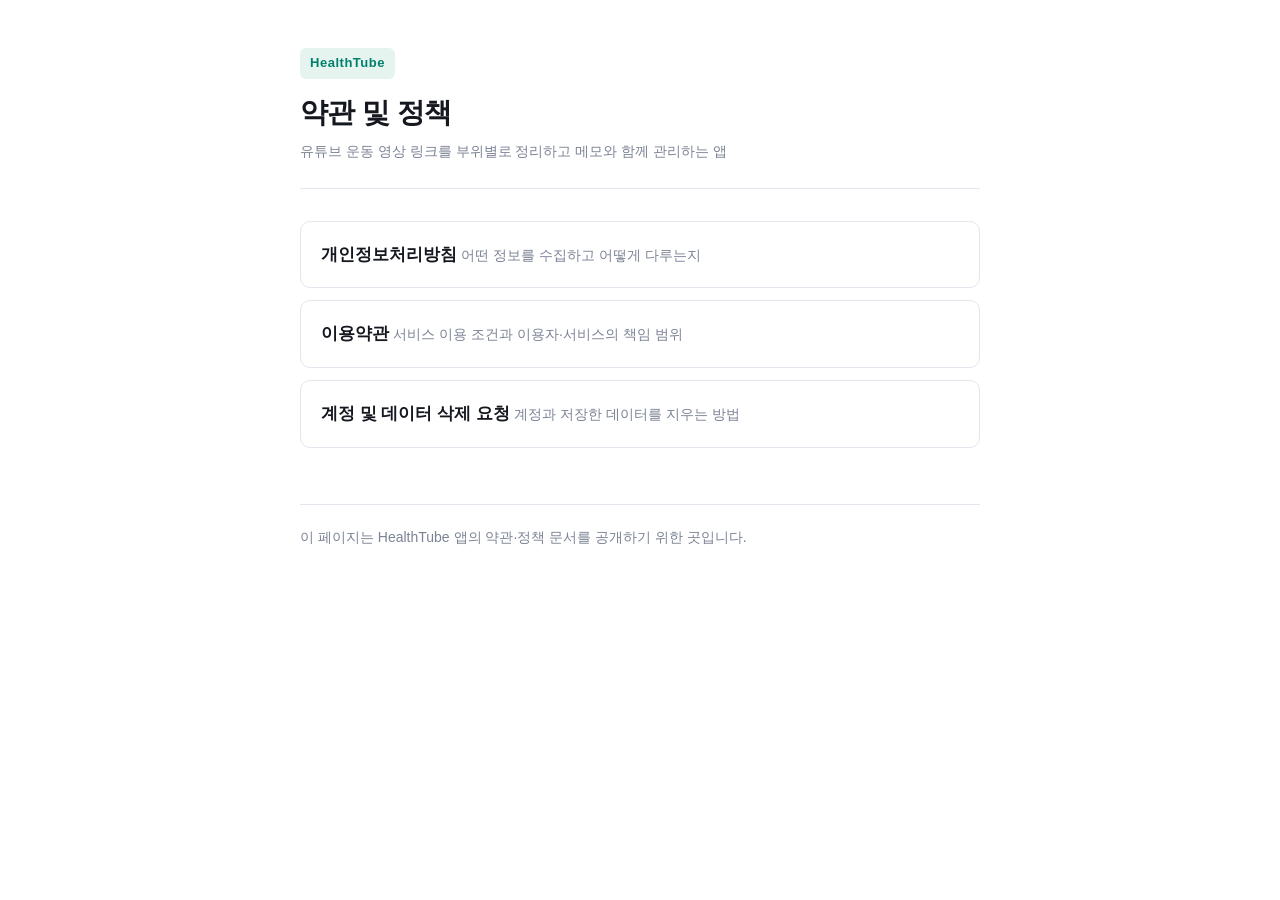
<file: index.html>
<!doctype html>
<html lang="ko">
<head>
<meta charset="utf-8">
<meta name="viewport" content="width=device-width, initial-scale=1">
<title>HealthTube 약관 및 정책</title>
<link rel="stylesheet" href="./style.css">
<style>
  .docs { list-style: none; padding: 0; margin: 32px 0 0; }
  .docs li { margin-bottom: 12px; }
  .docs a {
    display: block; padding: 18px 20px; border: 1px solid var(--line);
    border-radius: 10px; text-decoration: none; color: var(--ink);
  }
  .docs a:hover { border-color: var(--accent); }
  .docs .t { font-weight: 600; font-size: 17px; }
  .docs .d { color: var(--ink-3); font-size: 14px; margin-top: 2px; }
</style>
</head>
<body>
<div class="wrap">

<header>
  <span class="brand">HealthTube</span>
  <h1>약관 및 정책</h1>
  <p class="meta">유튜브 운동 영상 링크를 부위별로 정리하고 메모와 함께 관리하는 앱</p>
</header>

<ul class="docs">
  <li>
    <a href="./privacy">
      <span class="t">개인정보처리방침</span>
      <span class="d">어떤 정보를 수집하고 어떻게 다루는지</span>
    </a>
  </li>
  <li>
    <a href="./terms">
      <span class="t">이용약관</span>
      <span class="d">서비스 이용 조건과 이용자·서비스의 책임 범위</span>
    </a>
  </li>
  <li>
    <a href="./delete-account">
      <span class="t">계정 및 데이터 삭제 요청</span>
      <span class="d">계정과 저장한 데이터를 지우는 방법</span>
    </a>
  </li>
</ul>

<footer>
  이 페이지는 HealthTube 앱의 약관·정책 문서를 공개하기 위한 곳입니다.
</footer>

</div>
</body>
</html>
</file>
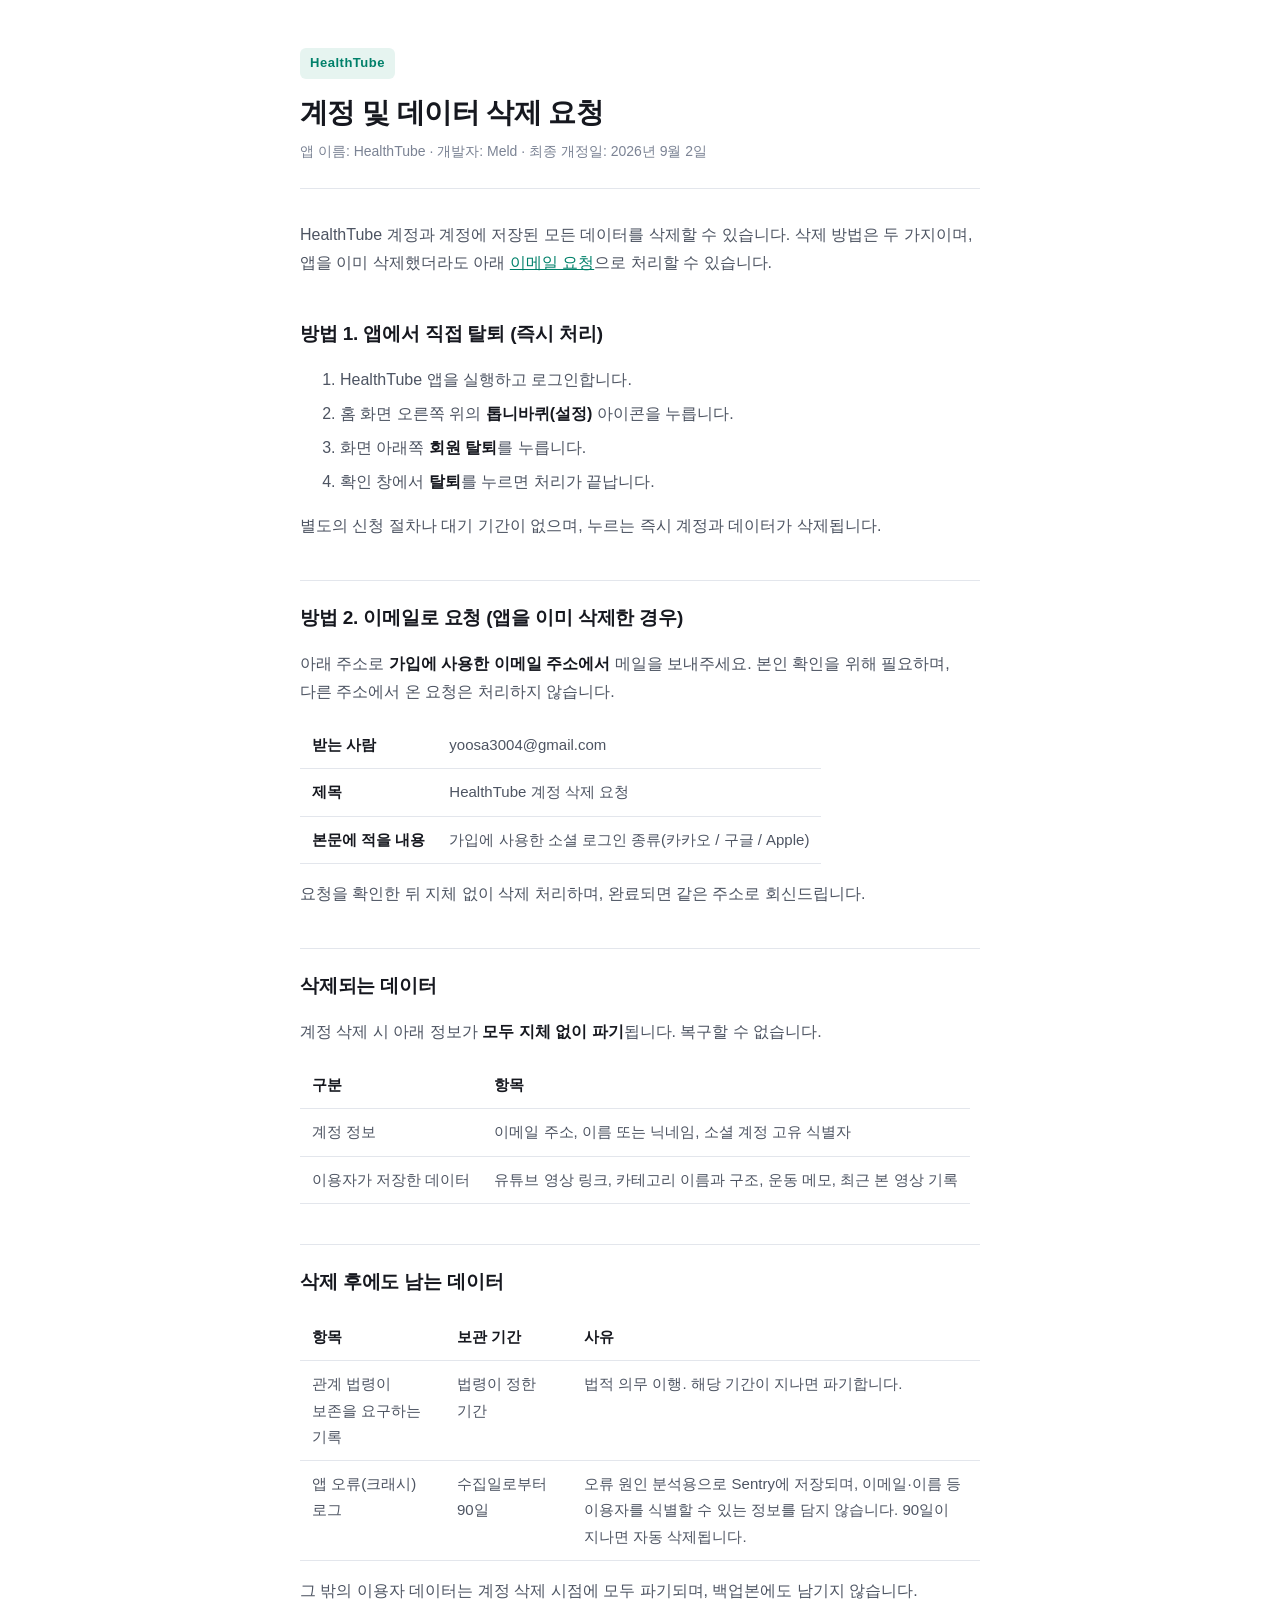
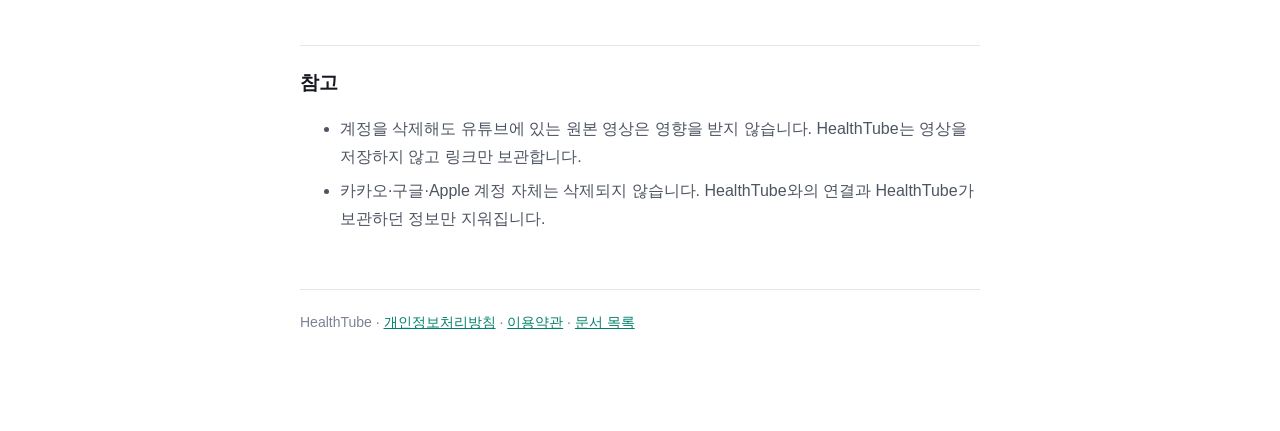
<file: delete-account.html>
<!doctype html>
<html lang="ko">
<head>
<meta charset="utf-8">
<meta name="viewport" content="width=device-width, initial-scale=1">
<title>계정 및 데이터 삭제 요청 · HealthTube</title>
<link rel="stylesheet" href="./style.css">
</head>
<body>
<div class="wrap">

<header>
  <a class="brand" href="./">HealthTube</a>
  <h1>계정 및 데이터 삭제 요청</h1>
  <p class="meta">앱 이름: HealthTube · 개발자: Meld · 최종 개정일: 2026년 9월 2일</p>
</header>

<p>HealthTube 계정과 계정에 저장된 모든 데이터를 삭제할 수 있습니다. 삭제 방법은 두 가지이며,
앱을 이미 삭제했더라도 아래 <a href="#email">이메일 요청</a>으로 처리할 수 있습니다.</p>

<h2>방법 1. 앱에서 직접 탈퇴 (즉시 처리)</h2>
<ol>
  <li>HealthTube 앱을 실행하고 로그인합니다.</li>
  <li>홈 화면 오른쪽 위의 <strong>톱니바퀴(설정)</strong> 아이콘을 누릅니다.</li>
  <li>화면 아래쪽 <strong>회원 탈퇴</strong>를 누릅니다.</li>
  <li>확인 창에서 <strong>탈퇴</strong>를 누르면 처리가 끝납니다.</li>
</ol>
<p>별도의 신청 절차나 대기 기간이 없으며, 누르는 즉시 계정과 데이터가 삭제됩니다.</p>

<h2 id="email">방법 2. 이메일로 요청 (앱을 이미 삭제한 경우)</h2>
<p>아래 주소로 <strong>가입에 사용한 이메일 주소에서</strong> 메일을 보내주세요.
본인 확인을 위해 필요하며, 다른 주소에서 온 요청은 처리하지 않습니다.</p>
<table>
  <tr><th>받는 사람</th><td>yoosa3004@gmail.com</td></tr>
  <tr><th>제목</th><td>HealthTube 계정 삭제 요청</td></tr>
  <tr><th>본문에 적을 내용</th><td>가입에 사용한 소셜 로그인 종류(카카오 / 구글 / Apple)</td></tr>
</table>
<p>요청을 확인한 뒤 지체 없이 삭제 처리하며, 완료되면 같은 주소로 회신드립니다.</p>

<h2>삭제되는 데이터</h2>
<p>계정 삭제 시 아래 정보가 <strong>모두 지체 없이 파기</strong>됩니다. 복구할 수 없습니다.</p>
<table>
  <tr><th>구분</th><th>항목</th></tr>
  <tr><td>계정 정보</td><td>이메일 주소, 이름 또는 닉네임, 소셜 계정 고유 식별자</td></tr>
  <tr><td>이용자가 저장한 데이터</td><td>유튜브 영상 링크, 카테고리 이름과 구조, 운동 메모, 최근 본 영상 기록</td></tr>
</table>

<h2>삭제 후에도 남는 데이터</h2>
<table>
  <tr><th>항목</th><th>보관 기간</th><th>사유</th></tr>
  <tr>
    <td>관계 법령이 보존을 요구하는 기록</td>
    <td>법령이 정한 기간</td>
    <td>법적 의무 이행. 해당 기간이 지나면 파기합니다.</td>
  </tr>
  <tr>
    <td>앱 오류(크래시) 로그</td>
    <td>수집일로부터 90일</td>
    <td>
      오류 원인 분석용으로 Sentry에 저장되며, 이메일·이름 등 이용자를 식별할 수 있는
      정보를 담지 않습니다. 90일이 지나면 자동 삭제됩니다.
    </td>
  </tr>
</table>
<p>그 밖의 이용자 데이터는 계정 삭제 시점에 모두 파기되며, 백업본에도 남기지 않습니다.</p>

<h2>참고</h2>
<ul>
  <li>계정을 삭제해도 유튜브에 있는 원본 영상은 영향을 받지 않습니다.
      HealthTube는 영상을 저장하지 않고 링크만 보관합니다.</li>
  <li>카카오·구글·Apple 계정 자체는 삭제되지 않습니다.
      HealthTube와의 연결과 HealthTube가 보관하던 정보만 지워집니다.</li>
</ul>

<footer>
  HealthTube · <a href="./privacy">개인정보처리방침</a> · <a href="./terms">이용약관</a> · <a href="./">문서 목록</a>
</footer>

</div>
</body>
</html>
</file>
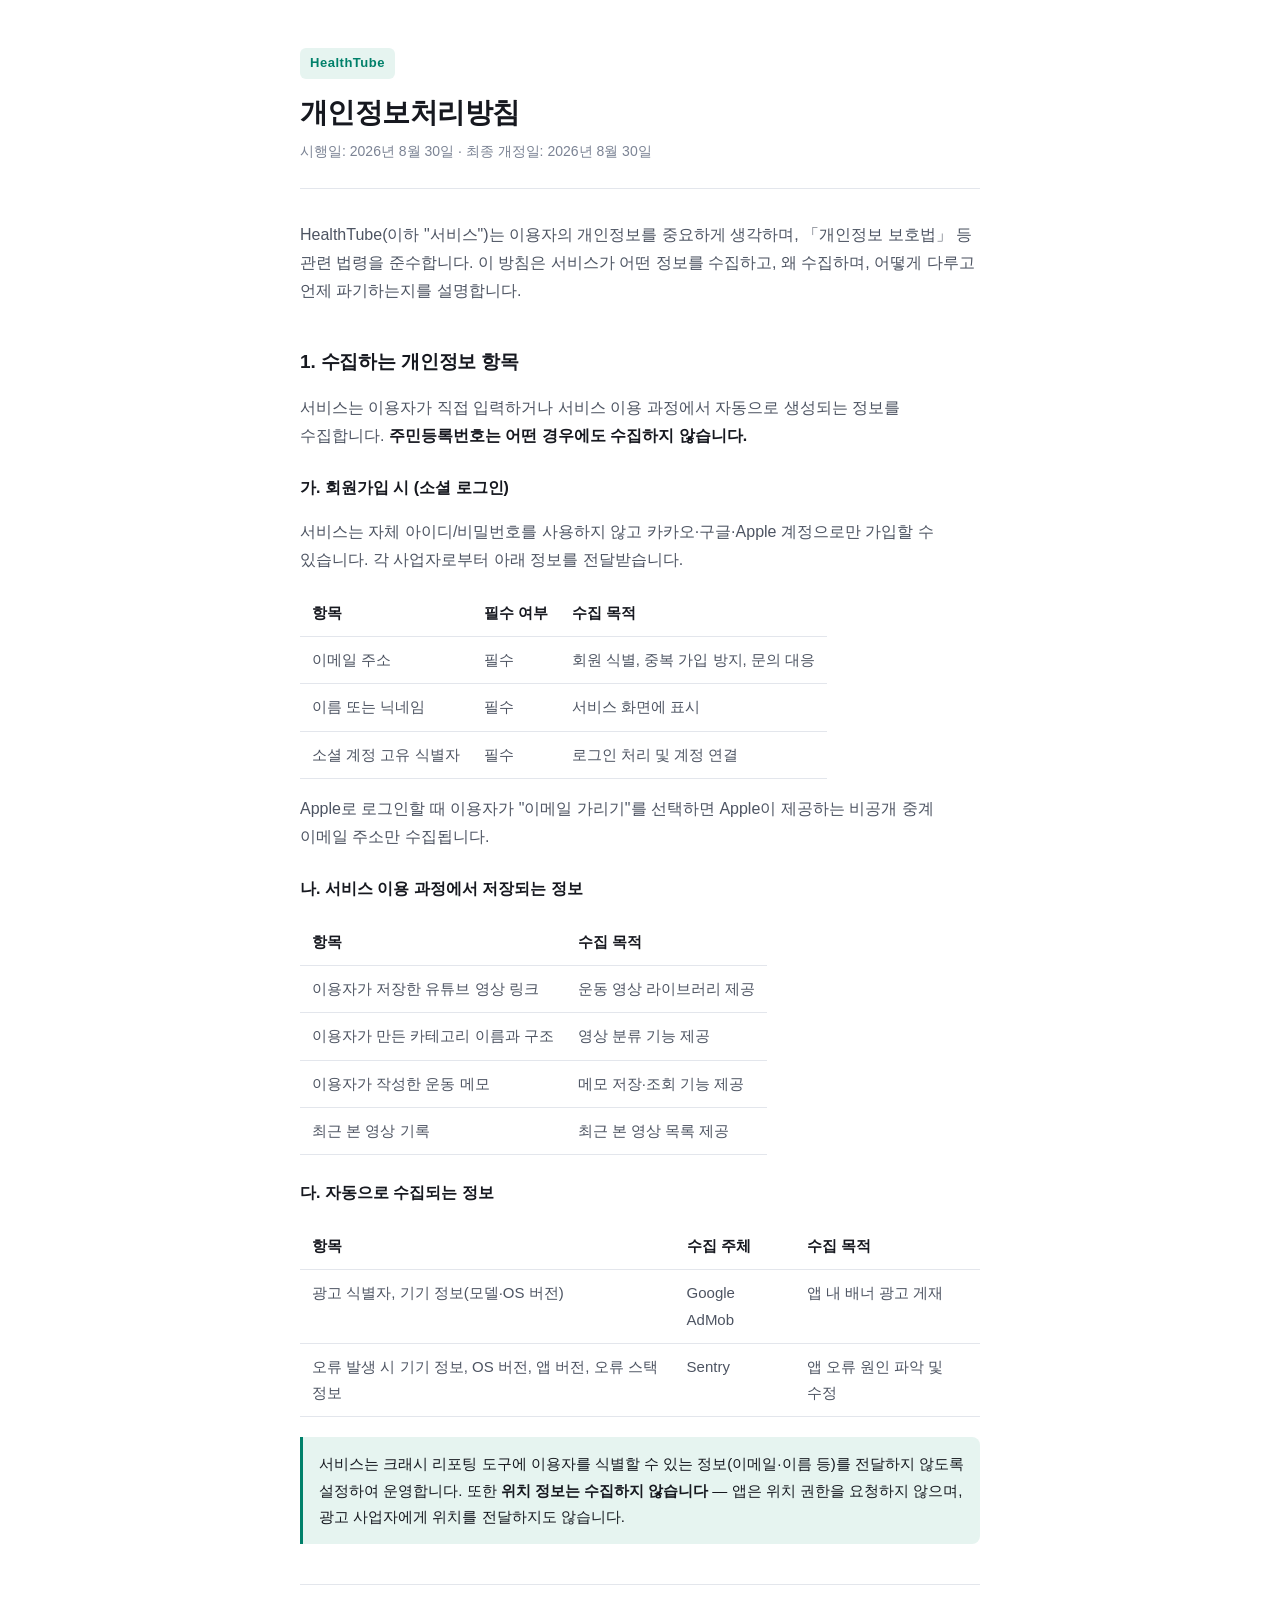
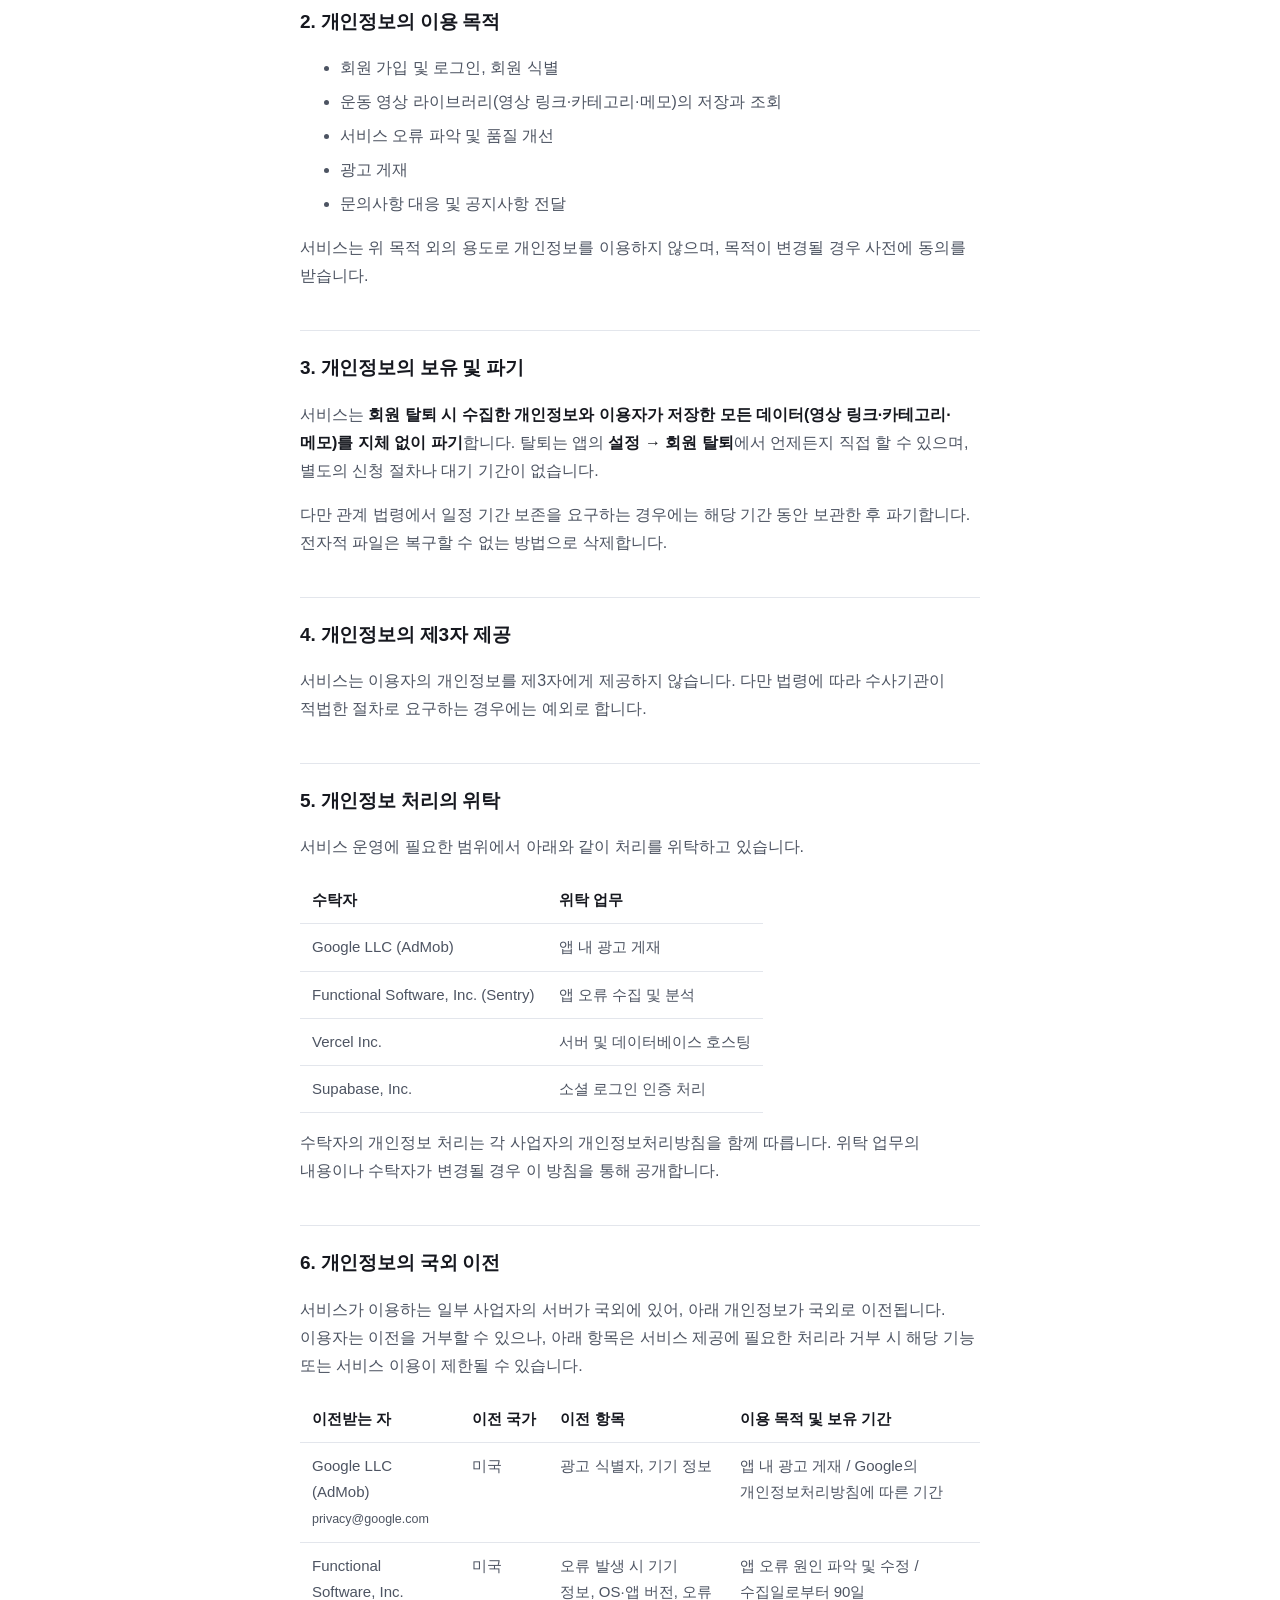
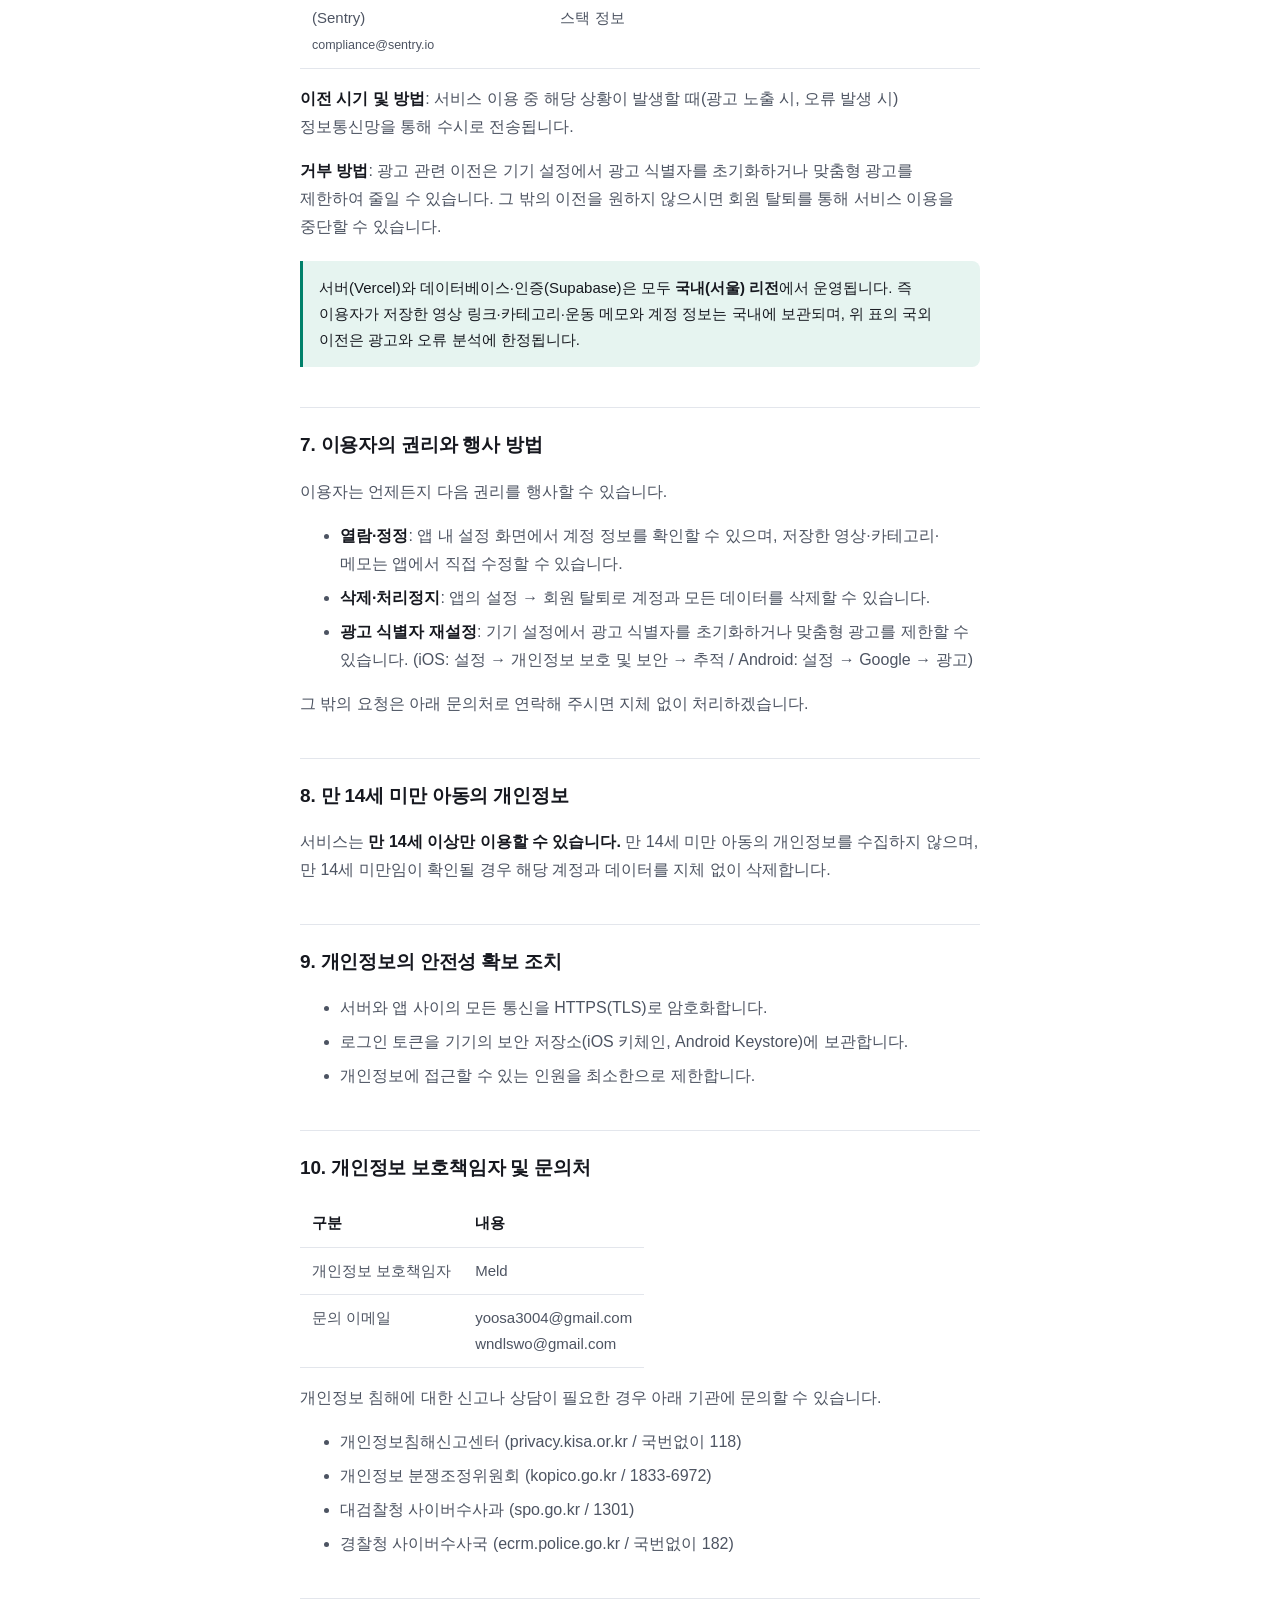
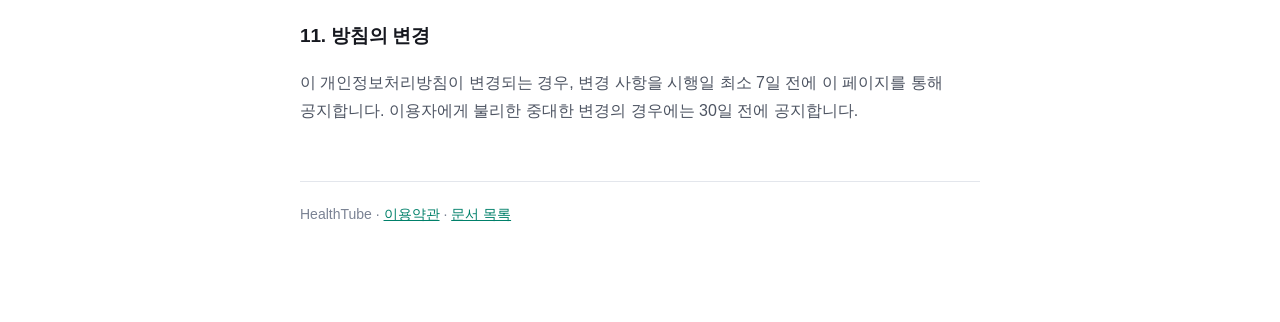
<file: privacy.html>
<!doctype html>
<html lang="ko">
<head>
<meta charset="utf-8">
<meta name="viewport" content="width=device-width, initial-scale=1">
<title>개인정보처리방침 · HealthTube</title>
<link rel="stylesheet" href="./style.css">
</head>
<body>
<div class="wrap">

<header>
  <a class="brand" href="./">HealthTube</a>
  <h1>개인정보처리방침</h1>
  <p class="meta">시행일: 2026년 8월 30일 · 최종 개정일: 2026년 8월 30일</p>
</header>

<p>HealthTube(이하 "서비스")는 이용자의 개인정보를 중요하게 생각하며, 「개인정보 보호법」 등 관련 법령을 준수합니다. 이 방침은 서비스가 어떤 정보를 수집하고, 왜 수집하며, 어떻게 다루고 언제 파기하는지를 설명합니다.</p>

<h2>1. 수집하는 개인정보 항목</h2>

<p>서비스는 이용자가 직접 입력하거나 서비스 이용 과정에서 자동으로 생성되는 정보를 수집합니다. <strong>주민등록번호는 어떤 경우에도 수집하지 않습니다.</strong></p>

<h3>가. 회원가입 시 (소셜 로그인)</h3>
<p>서비스는 자체 아이디/비밀번호를 사용하지 않고 카카오·구글·Apple 계정으로만 가입할 수 있습니다. 각 사업자로부터 아래 정보를 전달받습니다.</p>
<table>
  <tr><th>항목</th><th>필수 여부</th><th>수집 목적</th></tr>
  <tr><td>이메일 주소</td><td>필수</td><td>회원 식별, 중복 가입 방지, 문의 대응</td></tr>
  <tr><td>이름 또는 닉네임</td><td>필수</td><td>서비스 화면에 표시</td></tr>
  <tr><td>소셜 계정 고유 식별자</td><td>필수</td><td>로그인 처리 및 계정 연결</td></tr>
</table>
<p>Apple로 로그인할 때 이용자가 "이메일 가리기"를 선택하면 Apple이 제공하는 비공개 중계 이메일 주소만 수집됩니다.</p>

<h3>나. 서비스 이용 과정에서 저장되는 정보</h3>
<table>
  <tr><th>항목</th><th>수집 목적</th></tr>
  <tr><td>이용자가 저장한 유튜브 영상 링크</td><td>운동 영상 라이브러리 제공</td></tr>
  <tr><td>이용자가 만든 카테고리 이름과 구조</td><td>영상 분류 기능 제공</td></tr>
  <tr><td>이용자가 작성한 운동 메모</td><td>메모 저장·조회 기능 제공</td></tr>
  <tr><td>최근 본 영상 기록</td><td>최근 본 영상 목록 제공</td></tr>
</table>

<h3>다. 자동으로 수집되는 정보</h3>
<table>
  <tr><th>항목</th><th>수집 주체</th><th>수집 목적</th></tr>
  <tr><td>광고 식별자, 기기 정보(모델·OS 버전)</td><td>Google AdMob</td><td>앱 내 배너 광고 게재</td></tr>
  <tr><td>오류 발생 시 기기 정보, OS 버전, 앱 버전, 오류 스택 정보</td><td>Sentry</td><td>앱 오류 원인 파악 및 수정</td></tr>
</table>

<div class="note">
  <p>서비스는 크래시 리포팅 도구에 이용자를 식별할 수 있는 정보(이메일·이름 등)를 전달하지 않도록 설정하여 운영합니다. 또한 <strong>위치 정보는 수집하지 않습니다</strong> — 앱은 위치 권한을 요청하지 않으며, 광고 사업자에게 위치를 전달하지도 않습니다.</p>
</div>

<h2>2. 개인정보의 이용 목적</h2>
<ul>
  <li>회원 가입 및 로그인, 회원 식별</li>
  <li>운동 영상 라이브러리(영상 링크·카테고리·메모)의 저장과 조회</li>
  <li>서비스 오류 파악 및 품질 개선</li>
  <li>광고 게재</li>
  <li>문의사항 대응 및 공지사항 전달</li>
</ul>
<p>서비스는 위 목적 외의 용도로 개인정보를 이용하지 않으며, 목적이 변경될 경우 사전에 동의를 받습니다.</p>

<h2>3. 개인정보의 보유 및 파기</h2>
<p>서비스는 <strong>회원 탈퇴 시 수집한 개인정보와 이용자가 저장한 모든 데이터(영상 링크·카테고리·메모)를 지체 없이 파기</strong>합니다. 탈퇴는 앱의 <strong>설정 → 회원 탈퇴</strong>에서 언제든지 직접 할 수 있으며, 별도의 신청 절차나 대기 기간이 없습니다.</p>
<p>다만 관계 법령에서 일정 기간 보존을 요구하는 경우에는 해당 기간 동안 보관한 후 파기합니다. 전자적 파일은 복구할 수 없는 방법으로 삭제합니다.</p>

<h2>4. 개인정보의 제3자 제공</h2>
<p>서비스는 이용자의 개인정보를 제3자에게 제공하지 않습니다. 다만 법령에 따라 수사기관이 적법한 절차로 요구하는 경우에는 예외로 합니다.</p>

<h2>5. 개인정보 처리의 위탁</h2>
<p>서비스 운영에 필요한 범위에서 아래와 같이 처리를 위탁하고 있습니다.</p>
<table>
  <tr><th>수탁자</th><th>위탁 업무</th></tr>
  <tr><td>Google LLC (AdMob)</td><td>앱 내 광고 게재</td></tr>
  <tr><td>Functional Software, Inc. (Sentry)</td><td>앱 오류 수집 및 분석</td></tr>
  <tr><td>Vercel Inc.</td><td>서버 및 데이터베이스 호스팅</td></tr>
  <tr><td>Supabase, Inc.</td><td>소셜 로그인 인증 처리</td></tr>
</table>
<p>수탁자의 개인정보 처리는 각 사업자의 개인정보처리방침을 함께 따릅니다. 위탁 업무의 내용이나 수탁자가 변경될 경우 이 방침을 통해 공개합니다.</p>

<h2>6. 개인정보의 국외 이전</h2>
<p>서비스가 이용하는 일부 사업자의 서버가 국외에 있어, 아래 개인정보가 국외로 이전됩니다. 이용자는 이전을 거부할 수 있으나, 아래 항목은 서비스 제공에 필요한 처리라 거부 시 해당 기능 또는 서비스 이용이 제한될 수 있습니다.</p>
<table>
  <tr><th>이전받는 자</th><th>이전 국가</th><th>이전 항목</th><th>이용 목적 및 보유 기간</th></tr>
  <tr>
    <td>Google LLC<br>(AdMob)<br><small>privacy@google.com</small></td>
    <td>미국</td>
    <td>광고 식별자, 기기 정보</td>
    <td>앱 내 광고 게재 / Google의 개인정보처리방침에 따른 기간</td>
  </tr>
  <tr>
    <td>Functional Software, Inc.<br>(Sentry)<br><small>compliance@sentry.io</small></td>
    <td>미국</td>
    <td>오류 발생 시 기기 정보, OS·앱 버전, 오류 스택 정보</td>
    <td>앱 오류 원인 파악 및 수정 / 수집일로부터 90일</td>
  </tr>
</table>
<p><strong>이전 시기 및 방법</strong>: 서비스 이용 중 해당 상황이 발생할 때(광고 노출 시, 오류 발생 시) 정보통신망을 통해 수시로 전송됩니다.</p>
<p><strong>거부 방법</strong>: 광고 관련 이전은 기기 설정에서 광고 식별자를 초기화하거나 맞춤형 광고를 제한하여 줄일 수 있습니다. 그 밖의 이전을 원하지 않으시면 회원 탈퇴를 통해 서비스 이용을 중단할 수 있습니다.</p>

<div class="note">
  <p>서버(Vercel)와 데이터베이스·인증(Supabase)은 모두 <strong>국내(서울) 리전</strong>에서 운영됩니다. 즉 이용자가 저장한 영상 링크·카테고리·운동 메모와 계정 정보는 국내에 보관되며, 위 표의 국외 이전은 광고와 오류 분석에 한정됩니다.</p>
</div>

<h2>7. 이용자의 권리와 행사 방법</h2>
<p>이용자는 언제든지 다음 권리를 행사할 수 있습니다.</p>
<ul>
  <li><strong>열람·정정</strong>: 앱 내 설정 화면에서 계정 정보를 확인할 수 있으며, 저장한 영상·카테고리·메모는 앱에서 직접 수정할 수 있습니다.</li>
  <li><strong>삭제·처리정지</strong>: 앱의 설정 → 회원 탈퇴로 계정과 모든 데이터를 삭제할 수 있습니다.</li>
  <li><strong>광고 식별자 재설정</strong>: 기기 설정에서 광고 식별자를 초기화하거나 맞춤형 광고를 제한할 수 있습니다. (iOS: 설정 → 개인정보 보호 및 보안 → 추적 / Android: 설정 → Google → 광고)</li>
</ul>
<p>그 밖의 요청은 아래 문의처로 연락해 주시면 지체 없이 처리하겠습니다.</p>

<h2>8. 만 14세 미만 아동의 개인정보</h2>
<p>서비스는 <strong>만 14세 이상만 이용할 수 있습니다.</strong> 만 14세 미만 아동의 개인정보를 수집하지 않으며, 만 14세 미만임이 확인될 경우 해당 계정과 데이터를 지체 없이 삭제합니다.</p>

<h2>9. 개인정보의 안전성 확보 조치</h2>
<ul>
  <li>서버와 앱 사이의 모든 통신을 HTTPS(TLS)로 암호화합니다.</li>
  <li>로그인 토큰을 기기의 보안 저장소(iOS 키체인, Android Keystore)에 보관합니다.</li>
  <li>개인정보에 접근할 수 있는 인원을 최소한으로 제한합니다.</li>
</ul>

<h2>10. 개인정보 보호책임자 및 문의처</h2>
<table>
  <tr><th>구분</th><th>내용</th></tr>
  <tr><td>개인정보 보호책임자</td><td>Meld</td></tr>
  <tr><td>문의 이메일</td><td>yoosa3004@gmail.com<br>wndlswo@gmail.com</td></tr>
</table>
<p>개인정보 침해에 대한 신고나 상담이 필요한 경우 아래 기관에 문의할 수 있습니다.</p>
<ul>
  <li>개인정보침해신고센터 (privacy.kisa.or.kr / 국번없이 118)</li>
  <li>개인정보 분쟁조정위원회 (kopico.go.kr / 1833-6972)</li>
  <li>대검찰청 사이버수사과 (spo.go.kr / 1301)</li>
  <li>경찰청 사이버수사국 (ecrm.police.go.kr / 국번없이 182)</li>
</ul>

<h2>11. 방침의 변경</h2>
<p>이 개인정보처리방침이 변경되는 경우, 변경 사항을 시행일 최소 7일 전에 이 페이지를 통해 공지합니다. 이용자에게 불리한 중대한 변경의 경우에는 30일 전에 공지합니다.</p>

<footer>
  HealthTube · <a href="./terms">이용약관</a> · <a href="./">문서 목록</a>
</footer>

</div>
</body>
</html>
</file>
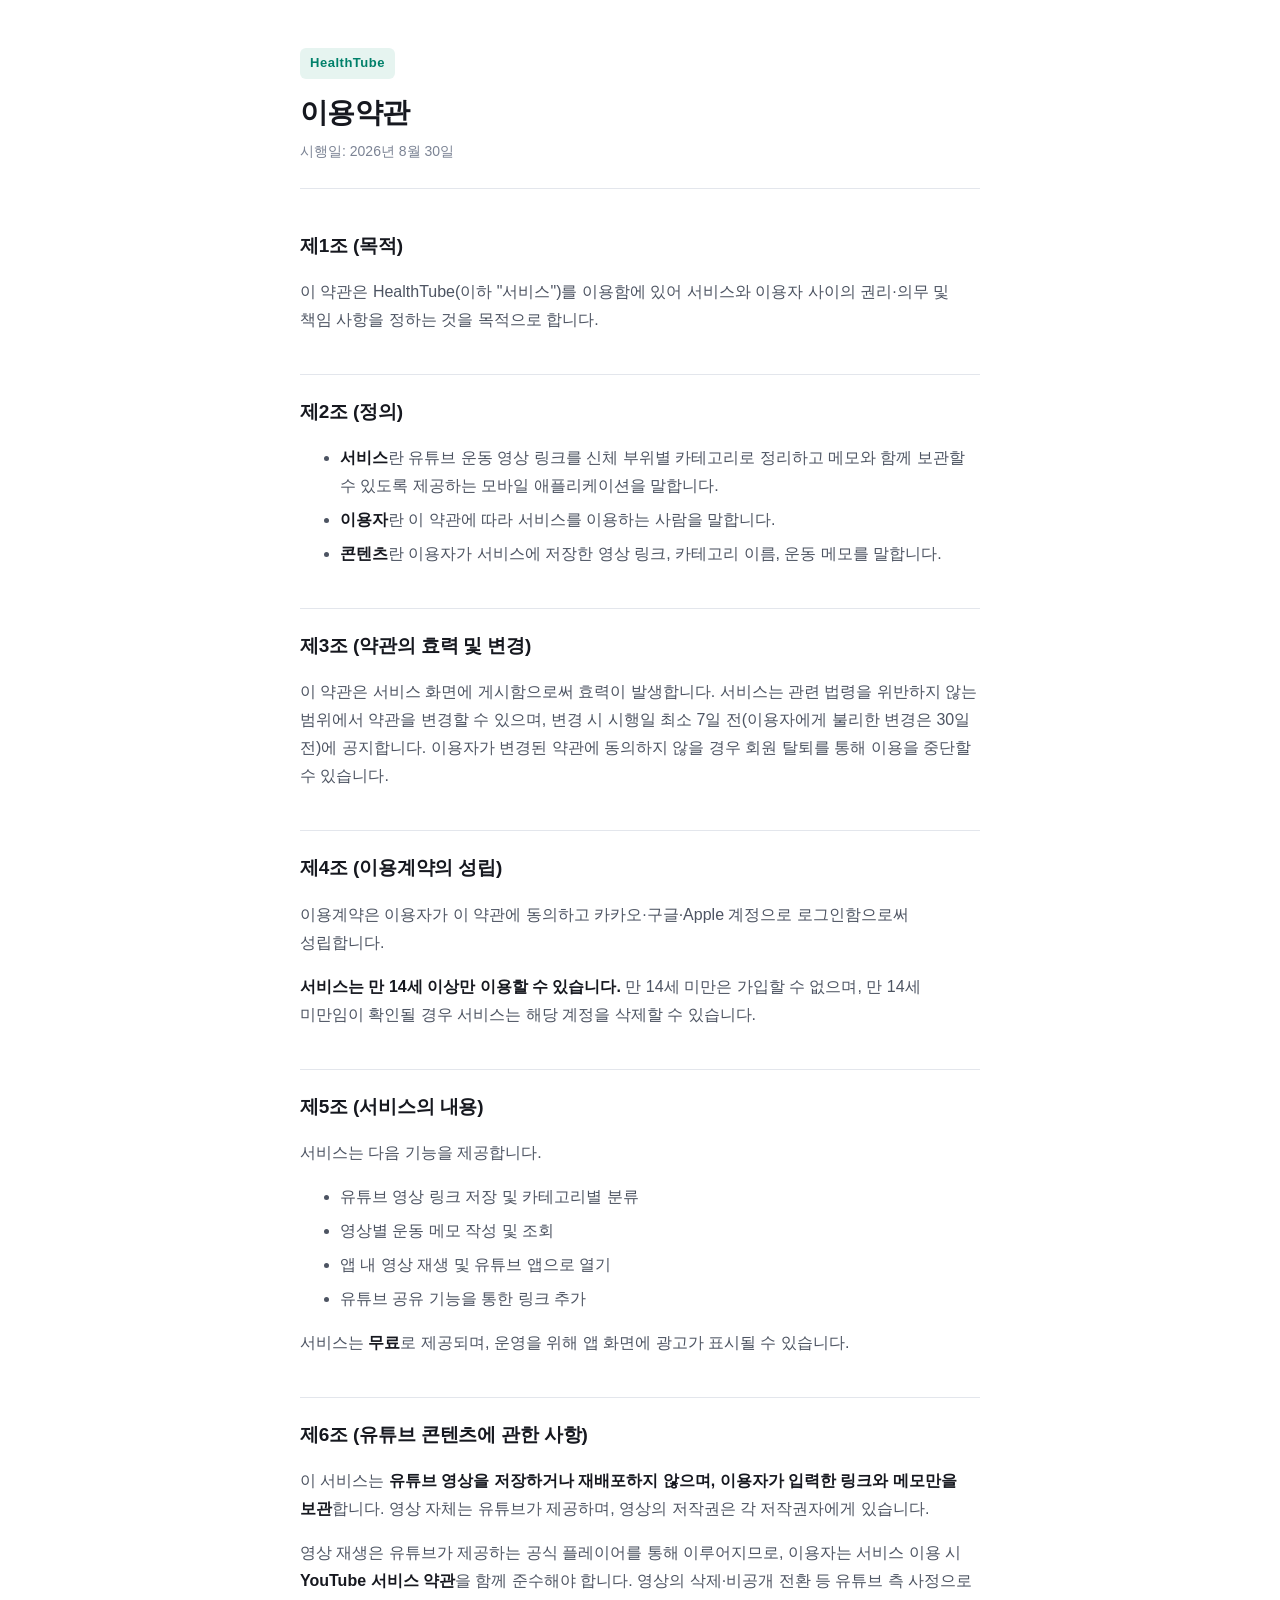
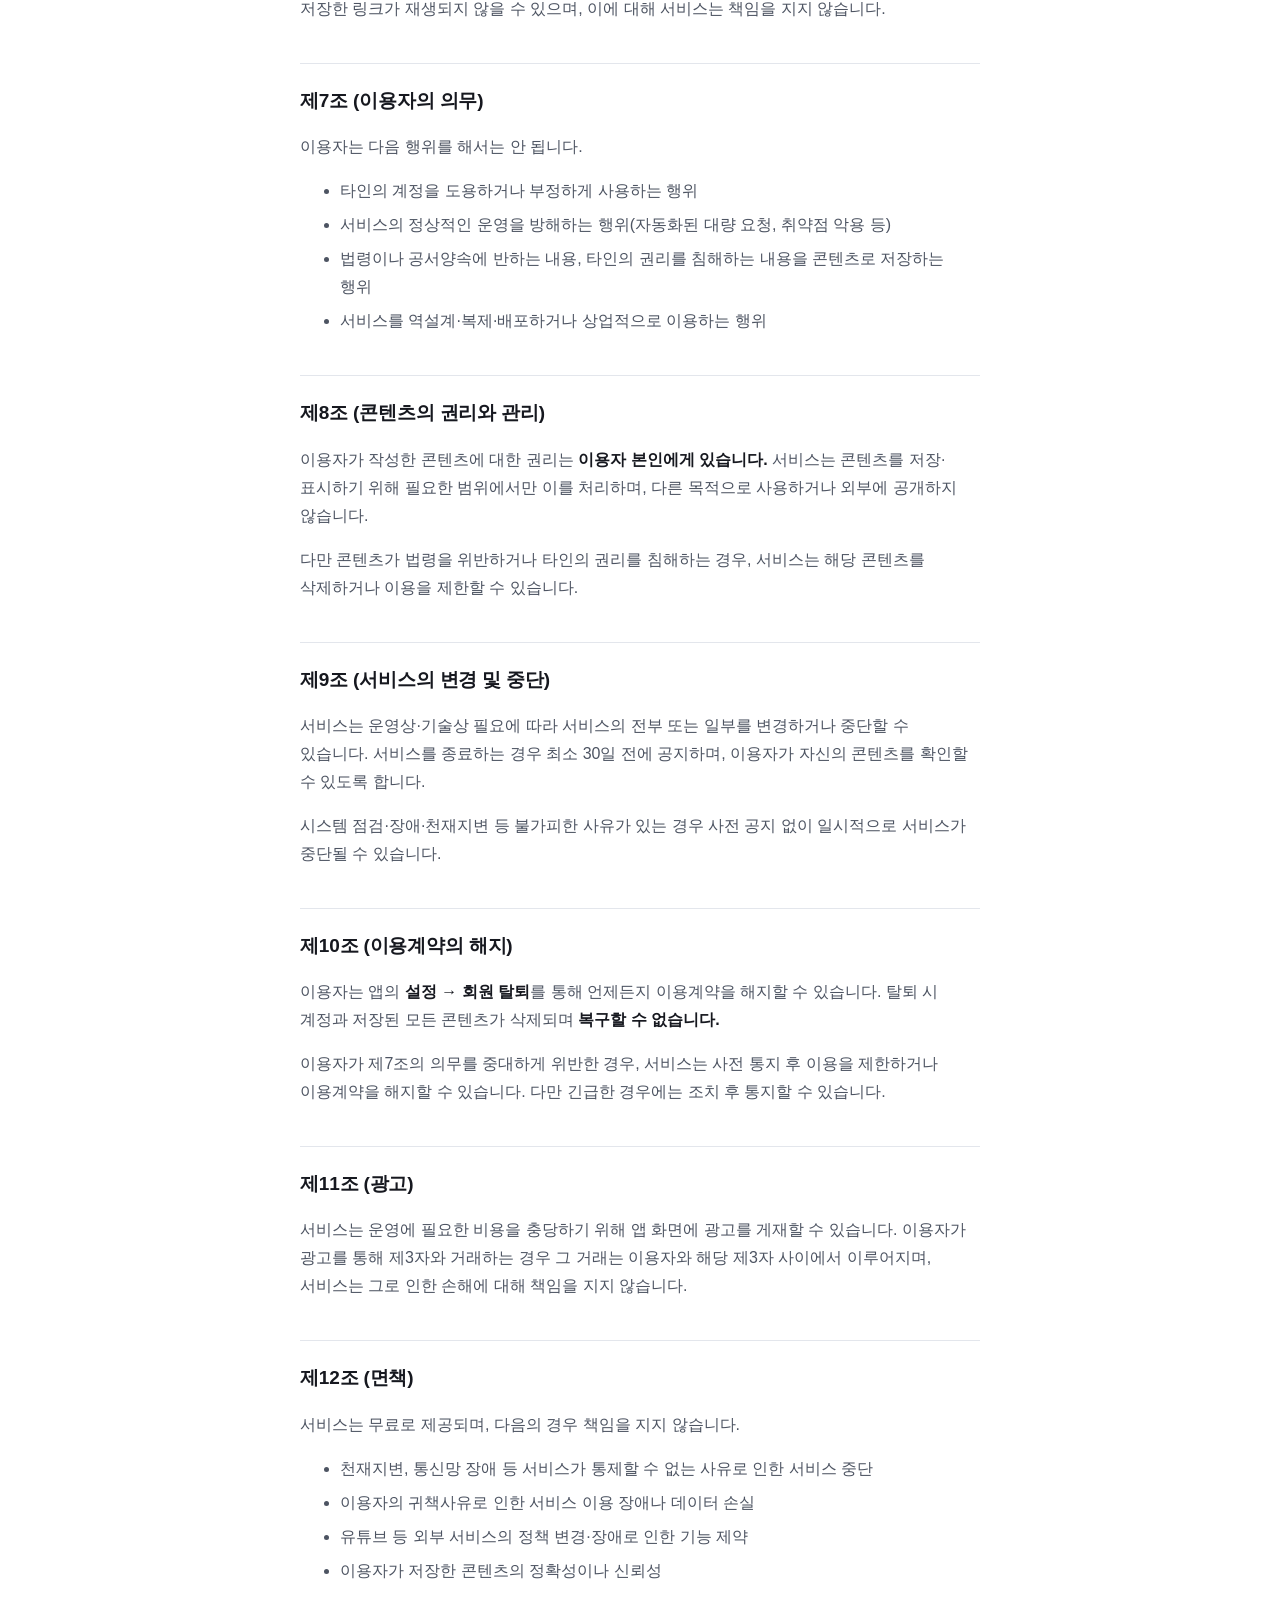
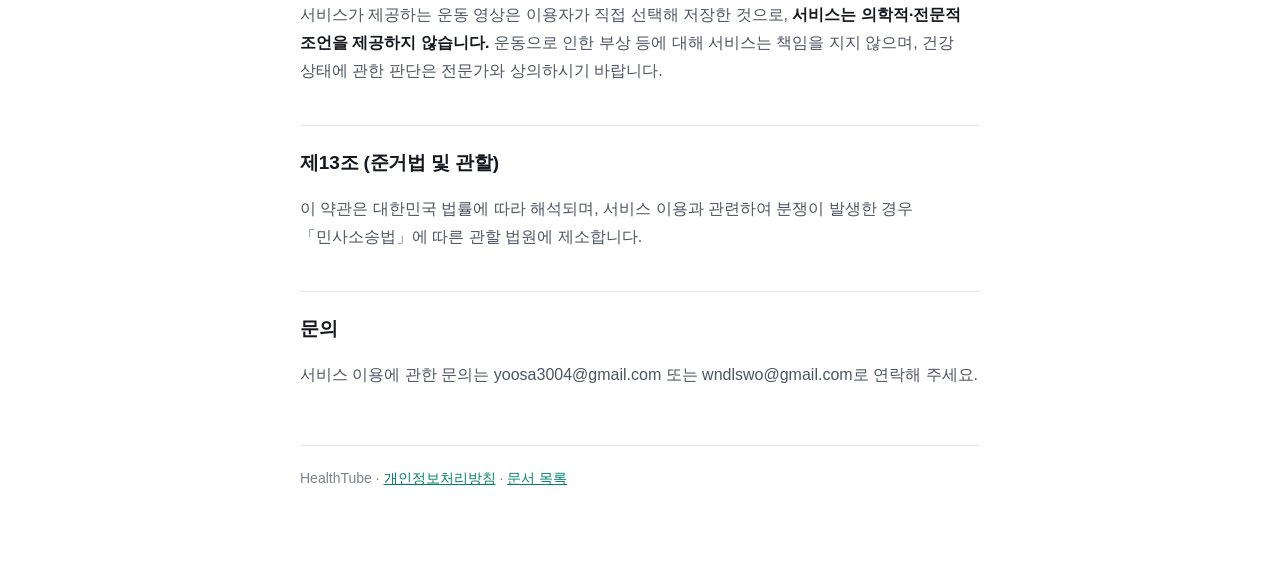
<file: terms.html>
<!doctype html>
<html lang="ko">
<head>
<meta charset="utf-8">
<meta name="viewport" content="width=device-width, initial-scale=1">
<title>이용약관 · HealthTube</title>
<link rel="stylesheet" href="./style.css">
</head>
<body>
<div class="wrap">

<header>
  <a class="brand" href="./">HealthTube</a>
  <h1>이용약관</h1>
  <p class="meta">시행일: 2026년 8월 30일</p>
</header>

<h2>제1조 (목적)</h2>
<p>이 약관은 HealthTube(이하 "서비스")를 이용함에 있어 서비스와 이용자 사이의 권리·의무 및 책임 사항을 정하는 것을 목적으로 합니다.</p>

<h2>제2조 (정의)</h2>
<ul>
  <li><strong>서비스</strong>란 유튜브 운동 영상 링크를 신체 부위별 카테고리로 정리하고 메모와 함께 보관할 수 있도록 제공하는 모바일 애플리케이션을 말합니다.</li>
  <li><strong>이용자</strong>란 이 약관에 따라 서비스를 이용하는 사람을 말합니다.</li>
  <li><strong>콘텐츠</strong>란 이용자가 서비스에 저장한 영상 링크, 카테고리 이름, 운동 메모를 말합니다.</li>
</ul>

<h2>제3조 (약관의 효력 및 변경)</h2>
<p>이 약관은 서비스 화면에 게시함으로써 효력이 발생합니다. 서비스는 관련 법령을 위반하지 않는 범위에서 약관을 변경할 수 있으며, 변경 시 시행일 최소 7일 전(이용자에게 불리한 변경은 30일 전)에 공지합니다. 이용자가 변경된 약관에 동의하지 않을 경우 회원 탈퇴를 통해 이용을 중단할 수 있습니다.</p>

<h2>제4조 (이용계약의 성립)</h2>
<p>이용계약은 이용자가 이 약관에 동의하고 카카오·구글·Apple 계정으로 로그인함으로써 성립합니다.</p>
<p><strong>서비스는 만 14세 이상만 이용할 수 있습니다.</strong> 만 14세 미만은 가입할 수 없으며, 만 14세 미만임이 확인될 경우 서비스는 해당 계정을 삭제할 수 있습니다.</p>

<h2>제5조 (서비스의 내용)</h2>
<p>서비스는 다음 기능을 제공합니다.</p>
<ul>
  <li>유튜브 영상 링크 저장 및 카테고리별 분류</li>
  <li>영상별 운동 메모 작성 및 조회</li>
  <li>앱 내 영상 재생 및 유튜브 앱으로 열기</li>
  <li>유튜브 공유 기능을 통한 링크 추가</li>
</ul>
<p>서비스는 <strong>무료</strong>로 제공되며, 운영을 위해 앱 화면에 광고가 표시될 수 있습니다.</p>

<h2>제6조 (유튜브 콘텐츠에 관한 사항)</h2>
<p>이 서비스는 <strong>유튜브 영상을 저장하거나 재배포하지 않으며, 이용자가 입력한 링크와 메모만을 보관</strong>합니다. 영상 자체는 유튜브가 제공하며, 영상의 저작권은 각 저작권자에게 있습니다.</p>
<p>영상 재생은 유튜브가 제공하는 공식 플레이어를 통해 이루어지므로, 이용자는 서비스 이용 시 <strong>YouTube 서비스 약관</strong>을 함께 준수해야 합니다. 영상의 삭제·비공개 전환 등 유튜브 측 사정으로 저장한 링크가 재생되지 않을 수 있으며, 이에 대해 서비스는 책임을 지지 않습니다.</p>

<h2>제7조 (이용자의 의무)</h2>
<p>이용자는 다음 행위를 해서는 안 됩니다.</p>
<ul>
  <li>타인의 계정을 도용하거나 부정하게 사용하는 행위</li>
  <li>서비스의 정상적인 운영을 방해하는 행위(자동화된 대량 요청, 취약점 악용 등)</li>
  <li>법령이나 공서양속에 반하는 내용, 타인의 권리를 침해하는 내용을 콘텐츠로 저장하는 행위</li>
  <li>서비스를 역설계·복제·배포하거나 상업적으로 이용하는 행위</li>
</ul>

<h2>제8조 (콘텐츠의 권리와 관리)</h2>
<p>이용자가 작성한 콘텐츠에 대한 권리는 <strong>이용자 본인에게 있습니다.</strong> 서비스는 콘텐츠를 저장·표시하기 위해 필요한 범위에서만 이를 처리하며, 다른 목적으로 사용하거나 외부에 공개하지 않습니다.</p>
<p>다만 콘텐츠가 법령을 위반하거나 타인의 권리를 침해하는 경우, 서비스는 해당 콘텐츠를 삭제하거나 이용을 제한할 수 있습니다.</p>

<h2>제9조 (서비스의 변경 및 중단)</h2>
<p>서비스는 운영상·기술상 필요에 따라 서비스의 전부 또는 일부를 변경하거나 중단할 수 있습니다. 서비스를 종료하는 경우 최소 30일 전에 공지하며, 이용자가 자신의 콘텐츠를 확인할 수 있도록 합니다.</p>
<p>시스템 점검·장애·천재지변 등 불가피한 사유가 있는 경우 사전 공지 없이 일시적으로 서비스가 중단될 수 있습니다.</p>

<h2>제10조 (이용계약의 해지)</h2>
<p>이용자는 앱의 <strong>설정 → 회원 탈퇴</strong>를 통해 언제든지 이용계약을 해지할 수 있습니다. 탈퇴 시 계정과 저장된 모든 콘텐츠가 삭제되며 <strong>복구할 수 없습니다.</strong></p>
<p>이용자가 제7조의 의무를 중대하게 위반한 경우, 서비스는 사전 통지 후 이용을 제한하거나 이용계약을 해지할 수 있습니다. 다만 긴급한 경우에는 조치 후 통지할 수 있습니다.</p>

<h2>제11조 (광고)</h2>
<p>서비스는 운영에 필요한 비용을 충당하기 위해 앱 화면에 광고를 게재할 수 있습니다. 이용자가 광고를 통해 제3자와 거래하는 경우 그 거래는 이용자와 해당 제3자 사이에서 이루어지며, 서비스는 그로 인한 손해에 대해 책임을 지지 않습니다.</p>

<h2>제12조 (면책)</h2>
<p>서비스는 무료로 제공되며, 다음의 경우 책임을 지지 않습니다.</p>
<ul>
  <li>천재지변, 통신망 장애 등 서비스가 통제할 수 없는 사유로 인한 서비스 중단</li>
  <li>이용자의 귀책사유로 인한 서비스 이용 장애나 데이터 손실</li>
  <li>유튜브 등 외부 서비스의 정책 변경·장애로 인한 기능 제약</li>
  <li>이용자가 저장한 콘텐츠의 정확성이나 신뢰성</li>
</ul>
<p>서비스가 제공하는 운동 영상은 이용자가 직접 선택해 저장한 것으로, <strong>서비스는 의학적·전문적 조언을 제공하지 않습니다.</strong> 운동으로 인한 부상 등에 대해 서비스는 책임을 지지 않으며, 건강 상태에 관한 판단은 전문가와 상의하시기 바랍니다.</p>

<h2>제13조 (준거법 및 관할)</h2>
<p>이 약관은 대한민국 법률에 따라 해석되며, 서비스 이용과 관련하여 분쟁이 발생한 경우 「민사소송법」에 따른 관할 법원에 제소합니다.</p>

<h2>문의</h2>
<p>서비스 이용에 관한 문의는 yoosa3004@gmail.com 또는 wndlswo@gmail.com로 연락해 주세요.</p>

<footer>
  HealthTube · <a href="./privacy">개인정보처리방침</a> · <a href="./">문서 목록</a>
</footer>

</div>
</body>
</html>
</file>
<file: style.css>
:root {
  --ground: #ffffff;
  --ink: #16181f;
  --ink-2: #4d5462;
  --ink-3: #7b8394;
  --line: #e3e6ec;
  --accent: #00806a;
  --accent-wash: #e6f4f0;
}
@media (prefers-color-scheme: dark) {
  :root {
    --ground: #12121c;
    --ink: #f3f4f7;
    --ink-2: #a6abb8;
    --ink-3: #7c8393;
    --line: #2a2d3a;
    --accent: #00d6a6;
    --accent-wash: #0f2e2b;
  }
}
* { box-sizing: border-box; }
body {
  margin: 0;
  background: var(--ground);
  color: var(--ink);
  font-family: -apple-system, BlinkMacSystemFont, "Apple SD Gothic Neo",
    "Pretendard", "Malgun Gothic", sans-serif;
  font-size: 16px;
  line-height: 1.75;
  word-break: keep-all;
  overflow-wrap: break-word;
}
.wrap { max-width: 720px; margin: 0 auto; padding: 48px 20px 96px; }
header { border-bottom: 1px solid var(--line); padding-bottom: 24px; margin-bottom: 32px; }
.brand {
  display: inline-block; font-size: 13px; font-weight: 700; letter-spacing: .04em;
  color: var(--accent); background: var(--accent-wash);
  padding: 4px 10px; border-radius: 6px; text-decoration: none; margin-bottom: 16px;
}
h1 { margin: 0 0 8px; font-size: 28px; line-height: 1.3; letter-spacing: -.02em; }
.meta { margin: 0; color: var(--ink-3); font-size: 14px; }
h2 {
  margin: 40px 0 12px; font-size: 19px; letter-spacing: -.01em;
  padding-top: 20px; border-top: 1px solid var(--line);
}
h2:first-of-type { border-top: 0; padding-top: 0; }
h3 { margin: 24px 0 8px; font-size: 16px; }
p, li { color: var(--ink-2); }
li { margin-bottom: 6px; }
strong { color: var(--ink); }
table { width: 100%; border-collapse: collapse; margin: 16px 0; font-size: 15px; display: block; overflow-x: auto; }
th, td { text-align: left; padding: 10px 12px; border-bottom: 1px solid var(--line); vertical-align: top; }
th { color: var(--ink); font-weight: 600; white-space: nowrap; }
td { color: var(--ink-2); }
.note {
  background: var(--accent-wash); border-left: 3px solid var(--accent);
  padding: 14px 16px; border-radius: 0 8px 8px 0; margin: 20px 0;
}
.note p { margin: 0; color: var(--ink); font-size: 15px; }
footer { margin-top: 56px; padding-top: 20px; border-top: 1px solid var(--line); color: var(--ink-3); font-size: 14px; }
a { color: var(--accent); }
.todo { background: #ffe9a8; color: #6b4d00; padding: 1px 6px; border-radius: 4px; font-weight: 600; }
@media (prefers-color-scheme: dark) { .todo { background: #4a3a00; color: #ffd968; } }
</file>
